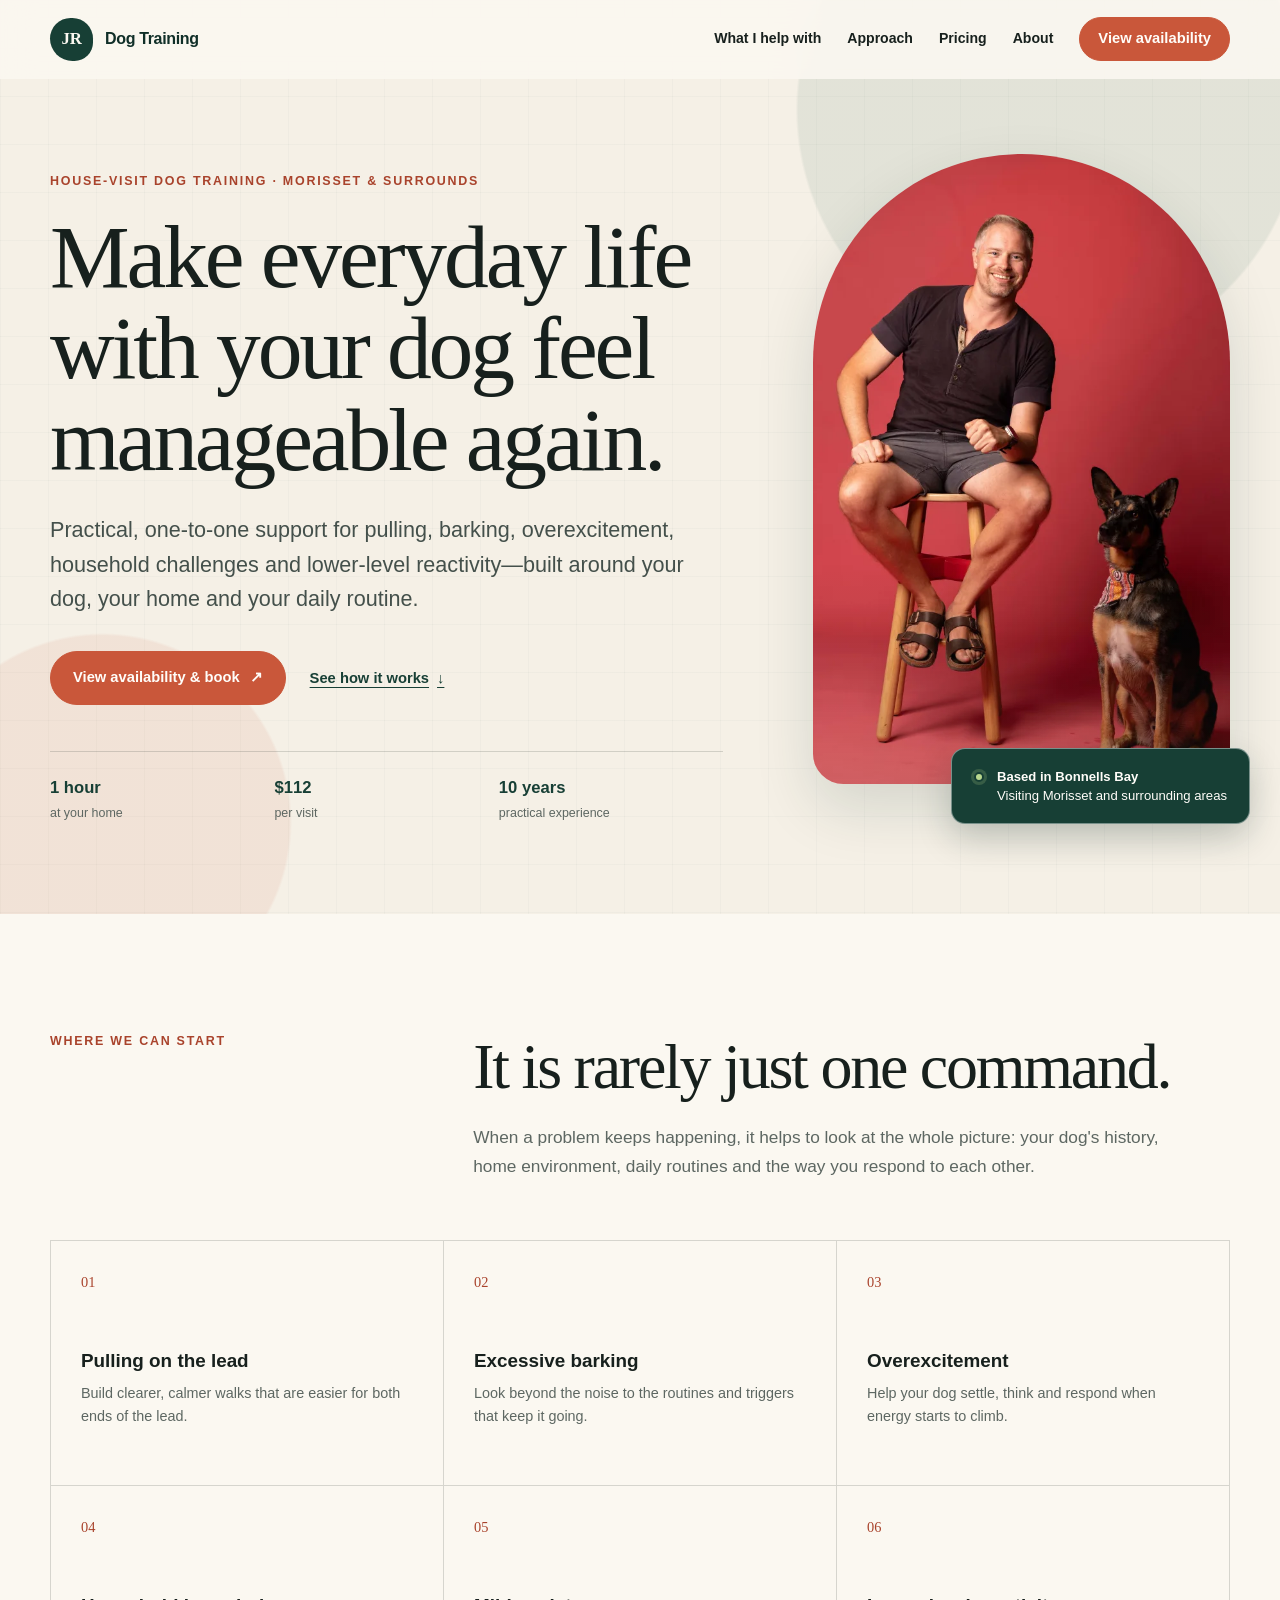
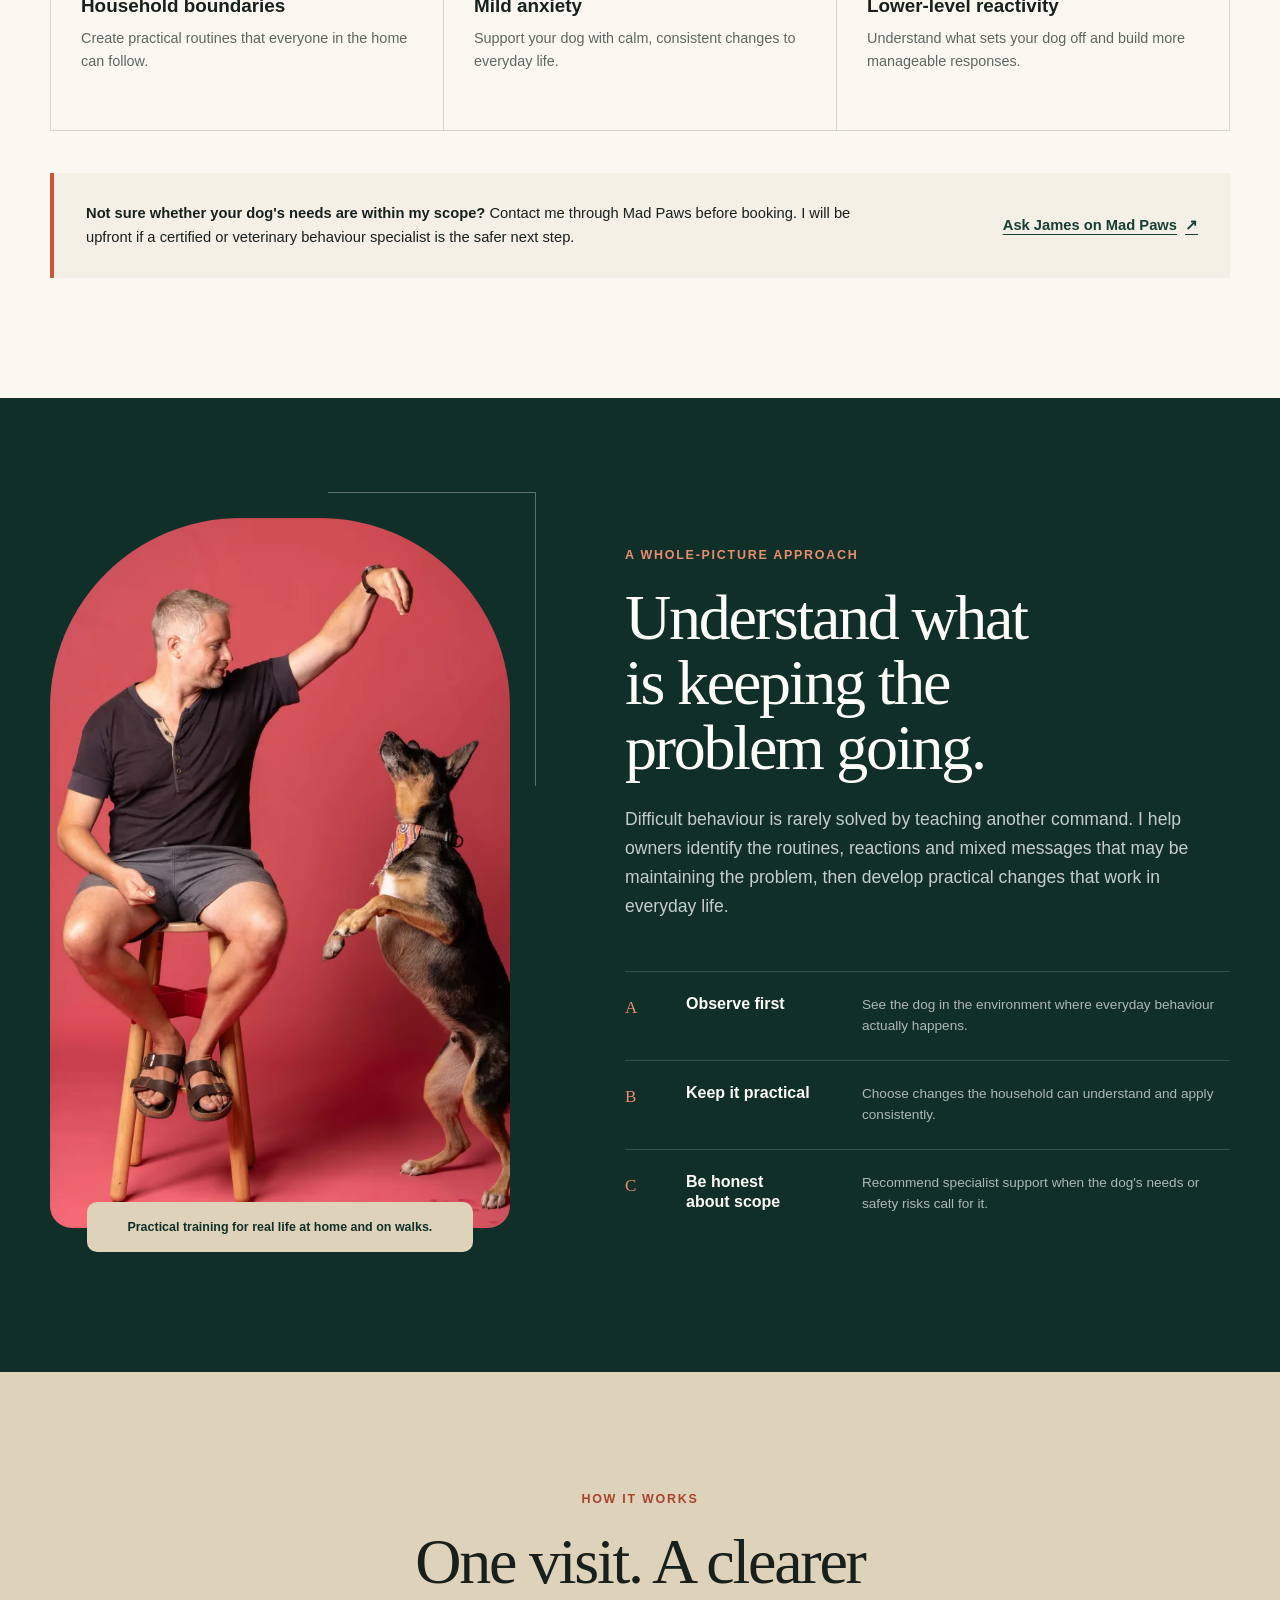
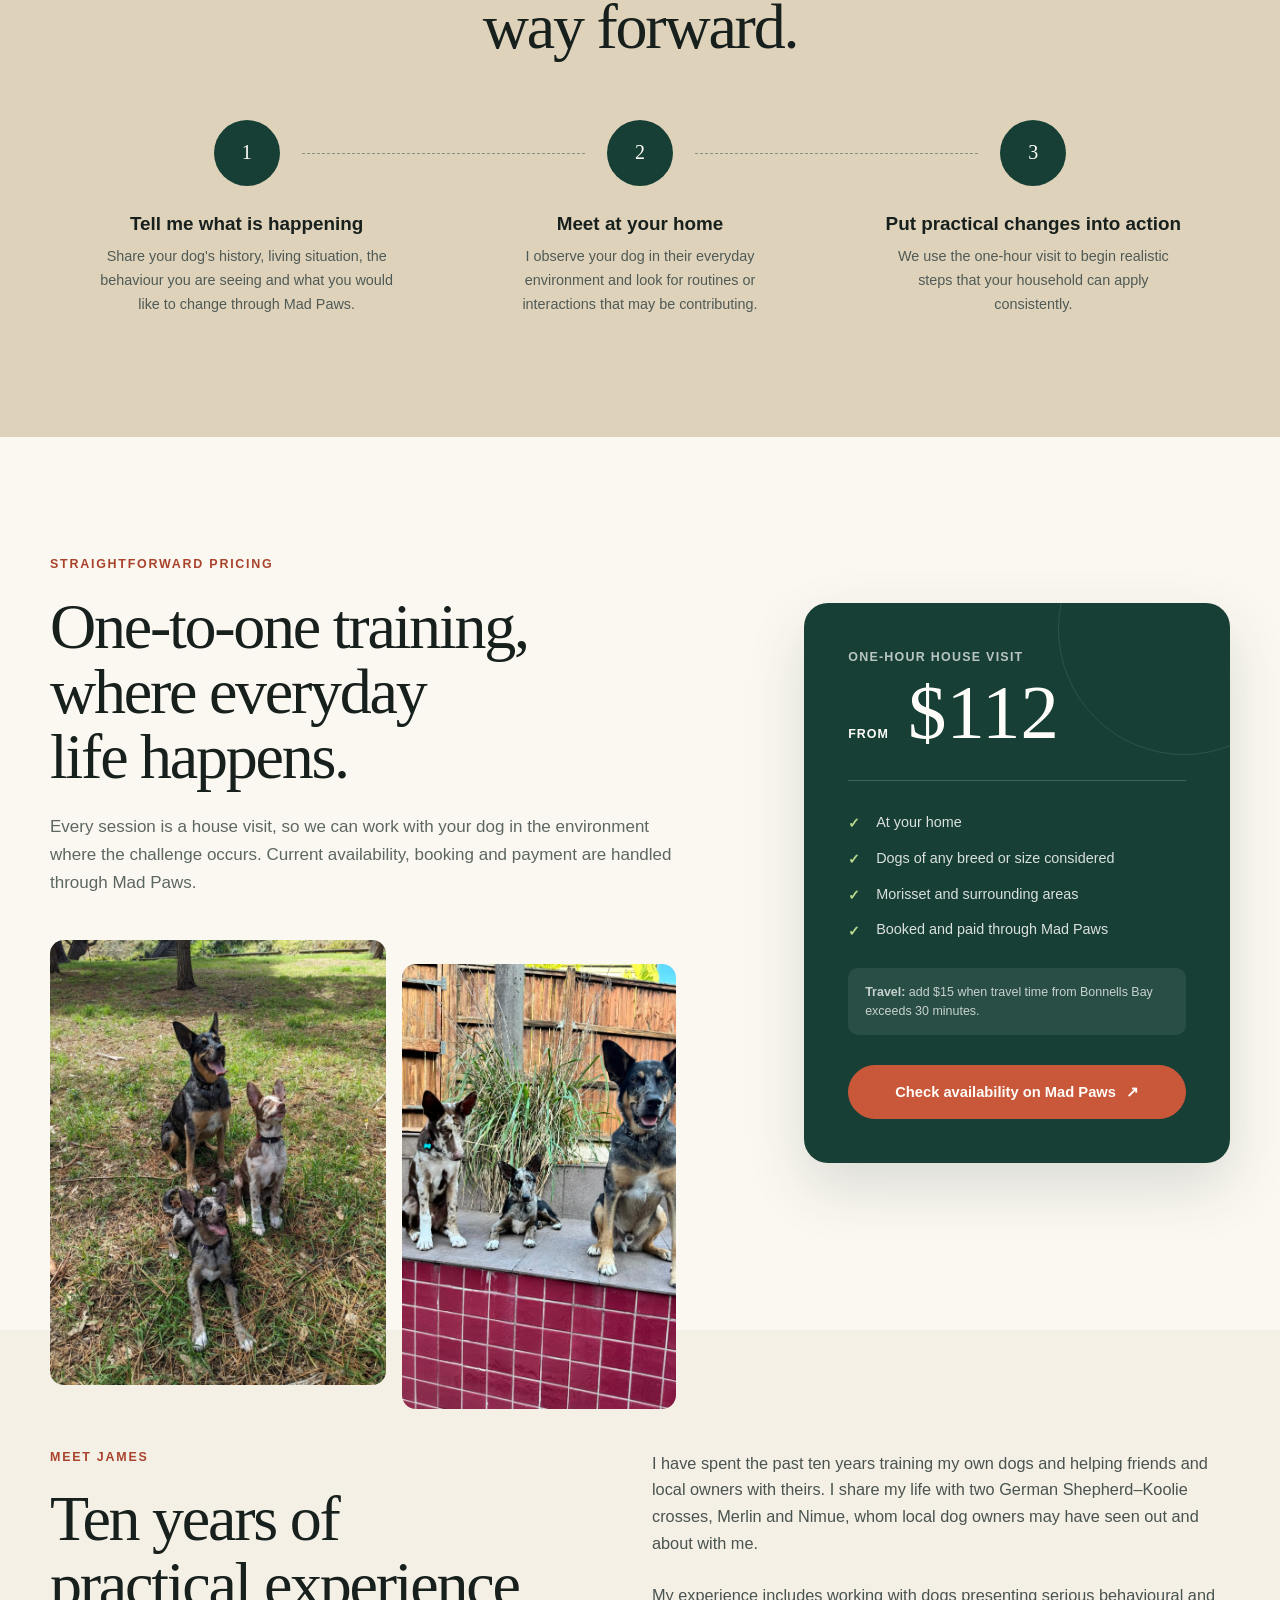
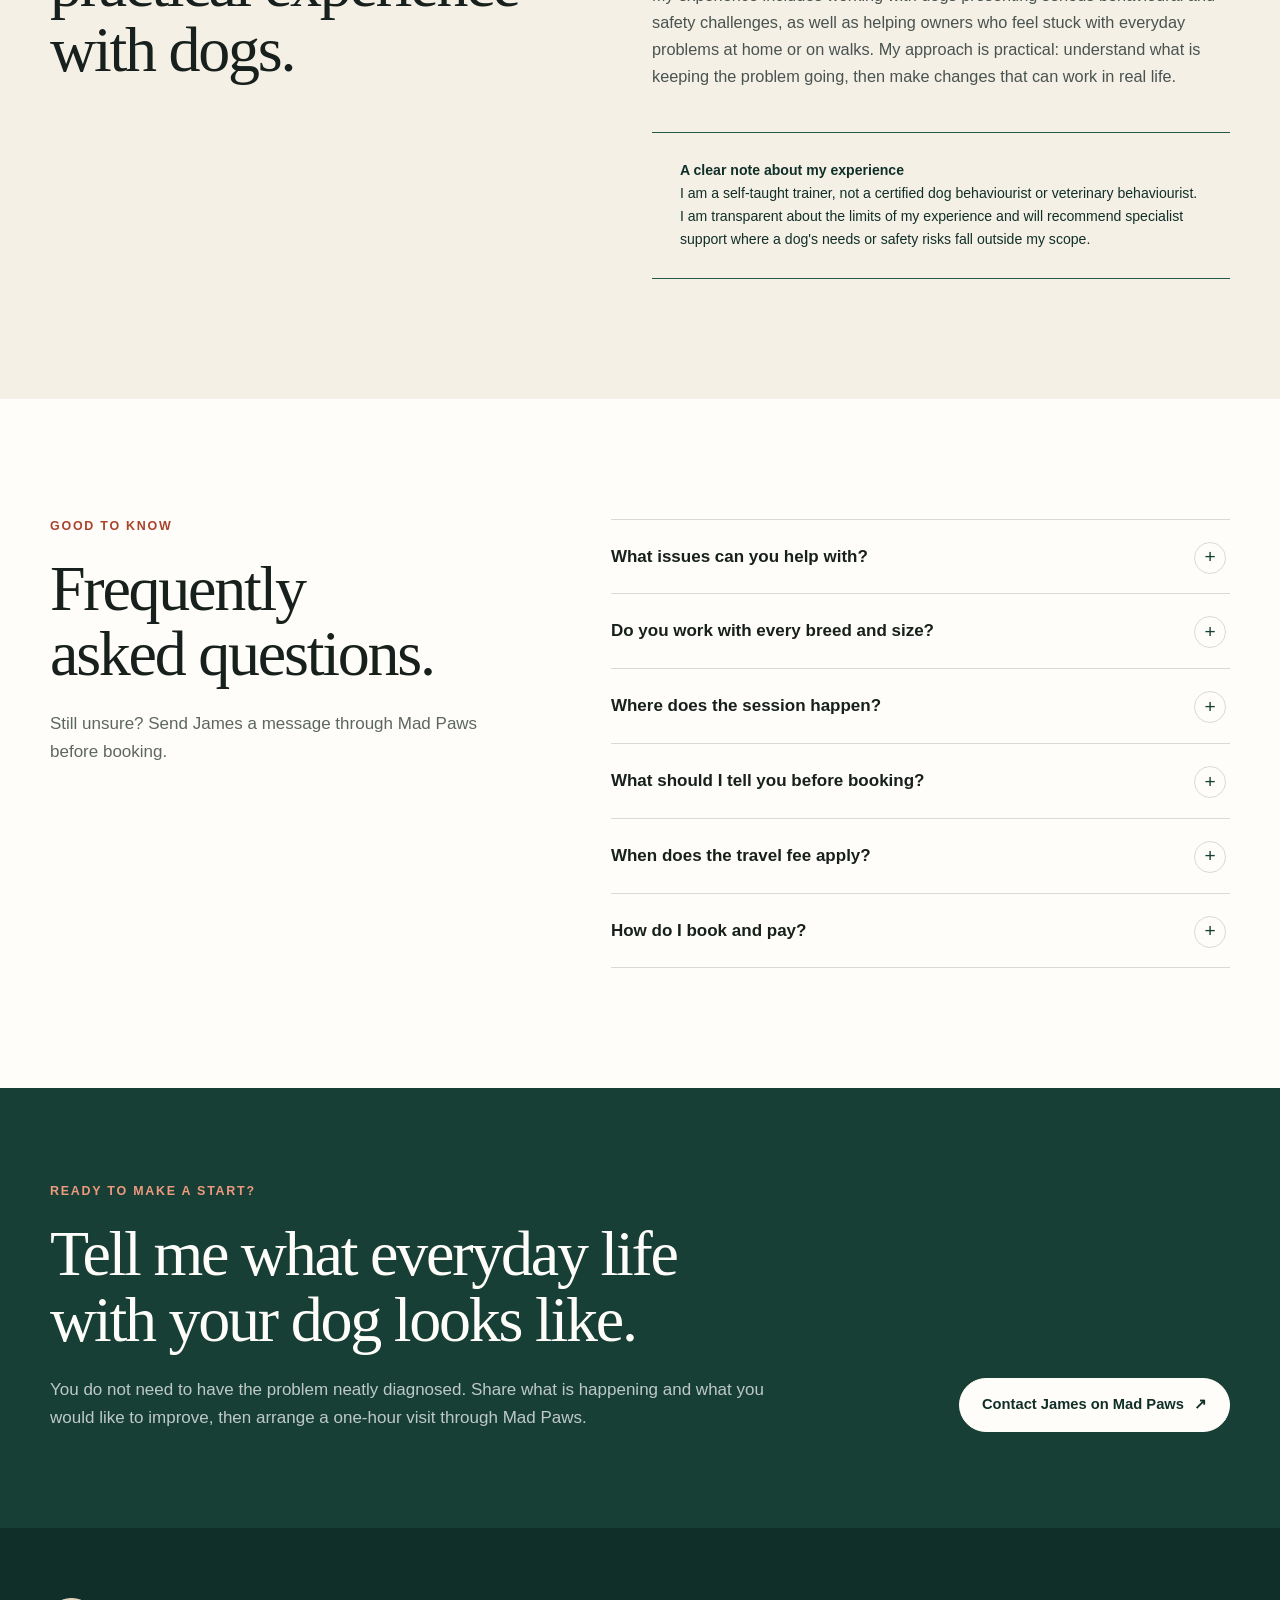
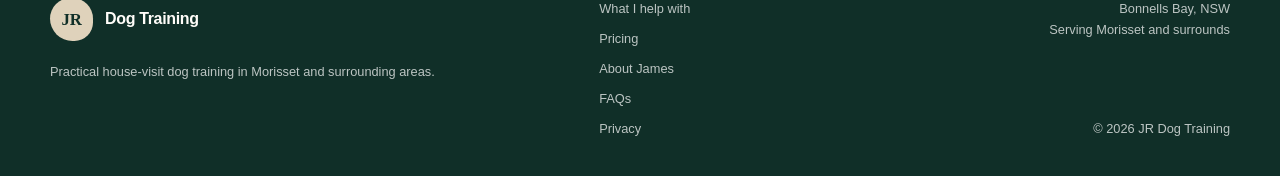
<file: index.html>
<!doctype html>
<html lang="en-AU">
  <head>
    <meta charset="utf-8" />
    <meta name="viewport" content="width=device-width, initial-scale=1" />
    <title>Dog Training in Morisset &amp; Surrounds | JR Dog Training</title>
    <meta
      name="description"
      content="One-hour dog-training house visits for leash pulling, barking, overexcitement, mild anxiety and lower-level reactivity in Morisset and surrounding areas."
    />
    <meta name="theme-color" content="#173f35" />
    <meta name="robots" content="index, follow" />
    <link rel="canonical" href="https://retiredjackaroo.github.io/jr-dog-training/" />
    <link rel="icon" href="assets/favicon.svg" type="image/svg+xml" />
    <link rel="stylesheet" href="styles.css" />

    <meta property="og:type" content="website" />
    <meta property="og:locale" content="en_AU" />
    <meta property="og:title" content="JR Dog Training | Morisset &amp; Surrounds" />
    <meta
      property="og:description"
      content="Practical, one-to-one dog training at your home—built around your dog, your household and real everyday life."
    />
    <meta property="og:url" content="https://retiredjackaroo.github.io/jr-dog-training/" />
    <meta
      property="og:image"
      content="https://retiredjackaroo.github.io/jr-dog-training/assets/images/james-and-dog.webp"
    />
    <meta property="og:image:alt" content="James from JR Dog Training seated beside a dog" />
  </head>
  <body>
    <a class="skip-link" href="#main">Skip to main content</a>

    <header class="site-header" data-header>
      <div class="shell header-inner">
        <a class="brand" href="#top" aria-label="JR Dog Training home">
          <span class="brand-mark" aria-hidden="true">JR</span>
          <span class="brand-name">Dog Training</span>
        </a>

        <button
          class="nav-toggle"
          type="button"
          aria-expanded="false"
          aria-controls="site-nav"
          data-nav-toggle
        >
          <span class="nav-toggle-label">Menu</span>
          <span class="nav-toggle-lines" aria-hidden="true"></span>
        </button>

        <nav class="site-nav" id="site-nav" aria-label="Primary navigation" data-nav>
          <a href="#help">What I help with</a>
          <a href="#approach">Approach</a>
          <a href="#pricing">Pricing</a>
          <a href="#about">About</a>
          <a class="button button-small" href="https://www.madpaws.com.au/petsitter/bonnells-bay-nsw/james-r-reactive-dog-dog-behaviour-training-free-first-consultation" target="_blank" rel="noopener noreferrer">
            View availability
          </a>
        </nav>
      </div>
    </header>

    <main id="main">
      <section class="hero" id="top">
        <div class="hero-texture" aria-hidden="true"></div>
        <div class="shell hero-grid">
          <div class="hero-copy">
            <p class="eyebrow">House-visit dog training · Morisset &amp; surrounds</p>
            <h1>Make everyday life with your dog feel manageable again.</h1>
            <p class="hero-lead">
              Practical, one-to-one support for pulling, barking, overexcitement,
              household challenges and lower-level reactivity—built around your
              dog, your home and your daily routine.
            </p>

            <div class="hero-actions">
              <a class="button" href="https://www.madpaws.com.au/petsitter/bonnells-bay-nsw/james-r-reactive-dog-dog-behaviour-training-free-first-consultation" target="_blank" rel="noopener noreferrer">
                View availability &amp; book
                <span aria-hidden="true">↗</span>
              </a>
              <a class="text-link" href="#process">See how it works <span aria-hidden="true">↓</span></a>
            </div>

            <ul class="hero-facts" aria-label="Service at a glance">
              <li><strong>1 hour</strong><span>at your home</span></li>
              <li><strong>$112</strong><span>per visit</span></li>
              <li><strong>10 years</strong><span>practical experience</span></li>
            </ul>
          </div>

          <div class="hero-visual">
            <div class="hero-photo-frame">
              <img
                src="assets/images/james-and-dog.webp"
                alt="James seated beside one of his dogs"
                width="653"
                height="980"
                fetchpriority="high"
              />
            </div>
            <div class="hero-note">
              <span class="note-dot" aria-hidden="true"></span>
              <p><strong>Based in Bonnells Bay</strong><br />Visiting Morisset and surrounding areas</p>
            </div>
          </div>
        </div>
      </section>

      <section class="section intro" id="help">
        <div class="shell">
          <div class="section-heading split-heading">
            <p class="eyebrow">Where we can start</p>
            <div>
              <h2>It is rarely just one command.</h2>
              <p>
                When a problem keeps happening, it helps to look at the whole picture:
                your dog's history, home environment, daily routines and the way you
                respond to each other.
              </p>
            </div>
          </div>

          <div class="issue-grid">
            <article class="issue-card">
              <span class="issue-number">01</span>
              <h3>Pulling on the lead</h3>
              <p>Build clearer, calmer walks that are easier for both ends of the lead.</p>
            </article>
            <article class="issue-card">
              <span class="issue-number">02</span>
              <h3>Excessive barking</h3>
              <p>Look beyond the noise to the routines and triggers that keep it going.</p>
            </article>
            <article class="issue-card">
              <span class="issue-number">03</span>
              <h3>Overexcitement</h3>
              <p>Help your dog settle, think and respond when energy starts to climb.</p>
            </article>
            <article class="issue-card">
              <span class="issue-number">04</span>
              <h3>Household boundaries</h3>
              <p>Create practical routines that everyone in the home can follow.</p>
            </article>
            <article class="issue-card">
              <span class="issue-number">05</span>
              <h3>Mild anxiety</h3>
              <p>Support your dog with calm, consistent changes to everyday life.</p>
            </article>
            <article class="issue-card">
              <span class="issue-number">06</span>
              <h3>Lower-level reactivity</h3>
              <p>Understand what sets your dog off and build more manageable responses.</p>
            </article>
          </div>

          <div class="scope-note">
            <p>
              <strong>Not sure whether your dog's needs are within my scope?</strong>
              Contact me through Mad Paws before booking. I will be upfront if a certified
              or veterinary behaviour specialist is the safer next step.
            </p>
            <a class="text-link" href="https://www.madpaws.com.au/petsitter/bonnells-bay-nsw/james-r-reactive-dog-dog-behaviour-training-free-first-consultation" target="_blank" rel="noopener noreferrer">
              Ask James on Mad Paws <span aria-hidden="true">↗</span>
            </a>
          </div>
        </div>
      </section>

      <section class="section approach" id="approach">
        <div class="shell approach-grid">
          <div class="approach-photo">
            <img
              src="assets/images/training-session.webp"
              alt="James using a reward while working with a dog"
              width="654"
              height="980"
              loading="lazy"
            />
            <div class="photo-caption">Practical training for real life at home and on walks.</div>
          </div>

          <div class="approach-copy">
            <p class="eyebrow">A whole-picture approach</p>
            <h2>Understand what is keeping the problem going.</h2>
            <p class="large-copy">
              Difficult behaviour is rarely solved by teaching another command. I help
              owners identify the routines, reactions and mixed messages that may be
              maintaining the problem, then develop practical changes that work in
              everyday life.
            </p>
            <div class="principles">
              <div>
                <span aria-hidden="true">A</span>
                <h3>Observe first</h3>
                <p>See the dog in the environment where everyday behaviour actually happens.</p>
              </div>
              <div>
                <span aria-hidden="true">B</span>
                <h3>Keep it practical</h3>
                <p>Choose changes the household can understand and apply consistently.</p>
              </div>
              <div>
                <span aria-hidden="true">C</span>
                <h3>Be honest about scope</h3>
                <p>Recommend specialist support when the dog's needs or safety risks call for it.</p>
              </div>
            </div>
          </div>
        </div>
      </section>

      <section class="section process" id="process">
        <div class="shell">
          <div class="section-heading centred-heading">
            <p class="eyebrow">How it works</p>
            <h2>One visit. A clearer way forward.</h2>
          </div>

          <ol class="process-list">
            <li>
              <span class="process-number">1</span>
              <div>
                <h3>Tell me what is happening</h3>
                <p>
                  Share your dog's history, living situation, the behaviour you are seeing
                  and what you would like to change through Mad Paws.
                </p>
              </div>
            </li>
            <li>
              <span class="process-number">2</span>
              <div>
                <h3>Meet at your home</h3>
                <p>
                  I observe your dog in their everyday environment and look for routines
                  or interactions that may be contributing.
                </p>
              </div>
            </li>
            <li>
              <span class="process-number">3</span>
              <div>
                <h3>Put practical changes into action</h3>
                <p>
                  We use the one-hour visit to begin realistic steps that your household
                  can apply consistently.
                </p>
              </div>
            </li>
          </ol>
        </div>
      </section>

      <section class="section pricing" id="pricing">
        <div class="shell pricing-grid">
          <div class="pricing-copy">
            <p class="eyebrow">Straightforward pricing</p>
            <h2>One-to-one training, where everyday life happens.</h2>
            <p>
              Every session is a house visit, so we can work with your dog in the
              environment where the challenge occurs. Current availability, booking and
              payment are handled through Mad Paws.
            </p>
            <div class="mini-gallery" aria-label="James's dogs">
              <img src="assets/images/dogs-park.jpg" alt="Three dogs sitting together in a park" width="738" height="980" loading="lazy" />
              <img src="assets/images/dogs-home.jpg" alt="Three dogs sitting together at home" width="735" height="980" loading="lazy" />
            </div>
          </div>

          <article class="price-card">
            <p class="price-label">One-hour house visit</p>
            <p class="price"><span>From</span> $112</p>
            <ul>
              <li>At your home</li>
              <li>Dogs of any breed or size considered</li>
              <li>Morisset and surrounding areas</li>
              <li>Booked and paid through Mad Paws</li>
            </ul>
            <p class="travel-note">
              <strong>Travel:</strong> add $15 when travel time from Bonnells Bay exceeds 30 minutes.
            </p>
            <a class="button button-wide" href="https://www.madpaws.com.au/petsitter/bonnells-bay-nsw/james-r-reactive-dog-dog-behaviour-training-free-first-consultation" target="_blank" rel="noopener noreferrer">
              Check availability on Mad Paws <span aria-hidden="true">↗</span>
            </a>
          </article>
        </div>
      </section>

      <section class="section about" id="about">
        <div class="shell about-grid">
          <div>
            <p class="eyebrow">Meet James</p>
            <h2>Ten years of practical experience with dogs.</h2>
          </div>
          <div class="about-copy">
            <p>
              I have spent the past ten years training my own dogs and helping friends
              and local owners with theirs. I share my life with two German Shepherd–Koolie
              crosses, Merlin and Nimue, whom local dog owners may have seen out and about
              with me.
            </p>
            <p>
              My experience includes working with dogs presenting serious behavioural and
              safety challenges, as well as helping owners who feel stuck with everyday
              problems at home or on walks. My approach is practical: understand what is
              keeping the problem going, then make changes that can work in real life.
            </p>
            <div class="honesty-card">
              <p>
                <strong>A clear note about my experience</strong><br />
                I am a self-taught trainer, not a certified dog behaviourist or veterinary
                behaviourist. I am transparent about the limits of my experience and will
                recommend specialist support where a dog's needs or safety risks fall outside
                my scope.
              </p>
            </div>
          </div>
        </div>
      </section>

      <section class="section faq" id="faq">
        <div class="shell faq-grid">
          <div class="faq-heading">
            <p class="eyebrow">Good to know</p>
            <h2>Frequently asked questions.</h2>
            <p>Still unsure? Send James a message through Mad Paws before booking.</p>
          </div>

          <div class="faq-list">
            <details>
              <summary>What issues can you help with?</summary>
              <p>
                Leash pulling, excessive barking, overexcitement, household boundaries,
                mild anxiety and lower-level reactive behaviour. Every dog is different,
                so message me first if you are unsure whether the problem is within scope.
              </p>
            </details>
            <details>
              <summary>Do you work with every breed and size?</summary>
              <p>
                I am happy to consider dogs of any breed or size. The dog's history,
                behaviour and any safety risks will determine whether I am the right person
                to help.
              </p>
            </details>
            <details>
              <summary>Where does the session happen?</summary>
              <p>
                All sessions are one-hour house visits. I come to you so we can see the dog
                in their everyday environment. I do not offer sessions at my home.
              </p>
            </details>
            <details>
              <summary>What should I tell you before booking?</summary>
              <p>
                Please share the behaviour you are seeing, what you would like to achieve,
                your dog's living situation and sleeping arrangements, other pets in the
                home, and relevant history such as age and adoption background.
              </p>
            </details>
            <details>
              <summary>When does the travel fee apply?</summary>
              <p>
                A $15 travel surcharge applies when the journey from Bonnells Bay to your
                home takes more than 30 minutes.
              </p>
            </details>
            <details>
              <summary>How do I book and pay?</summary>
              <p>
                Current availability, booking and payment are handled through Mad Paws.
                Use any booking button on this site to open James's profile.
              </p>
            </details>
          </div>
        </div>
      </section>

      <section class="final-cta">
        <div class="shell final-cta-inner">
          <div>
            <p class="eyebrow">Ready to make a start?</p>
            <h2>Tell me what everyday life with your dog looks like.</h2>
            <p>
              You do not need to have the problem neatly diagnosed. Share what is happening
              and what you would like to improve, then arrange a one-hour visit through Mad Paws.
            </p>
          </div>
          <a class="button button-light" href="https://www.madpaws.com.au/petsitter/bonnells-bay-nsw/james-r-reactive-dog-dog-behaviour-training-free-first-consultation" target="_blank" rel="noopener noreferrer">
            Contact James on Mad Paws <span aria-hidden="true">↗</span>
          </a>
        </div>
      </section>
    </main>

    <footer class="site-footer">
      <div class="shell footer-grid">
        <div>
          <a class="brand brand-footer" href="#top" aria-label="JR Dog Training home">
            <span class="brand-mark" aria-hidden="true">JR</span>
            <span class="brand-name">Dog Training</span>
          </a>
          <p>Practical house-visit dog training in Morisset and surrounding areas.</p>
        </div>
        <div class="footer-links">
          <a href="#help">What I help with</a>
          <a href="#pricing">Pricing</a>
          <a href="#about">About James</a>
          <a href="#faq">FAQs</a>
          <a href="privacy.html">Privacy</a>
        </div>
        <div class="footer-meta">
          <p>Bonnells Bay, NSW<br />Serving Morisset and surrounds</p>
          <p>&copy; <span data-year>2026</span> JR Dog Training</p>
        </div>
      </div>
    </footer>

    <script src="script.js"></script>
  </body>
</html>
</file>
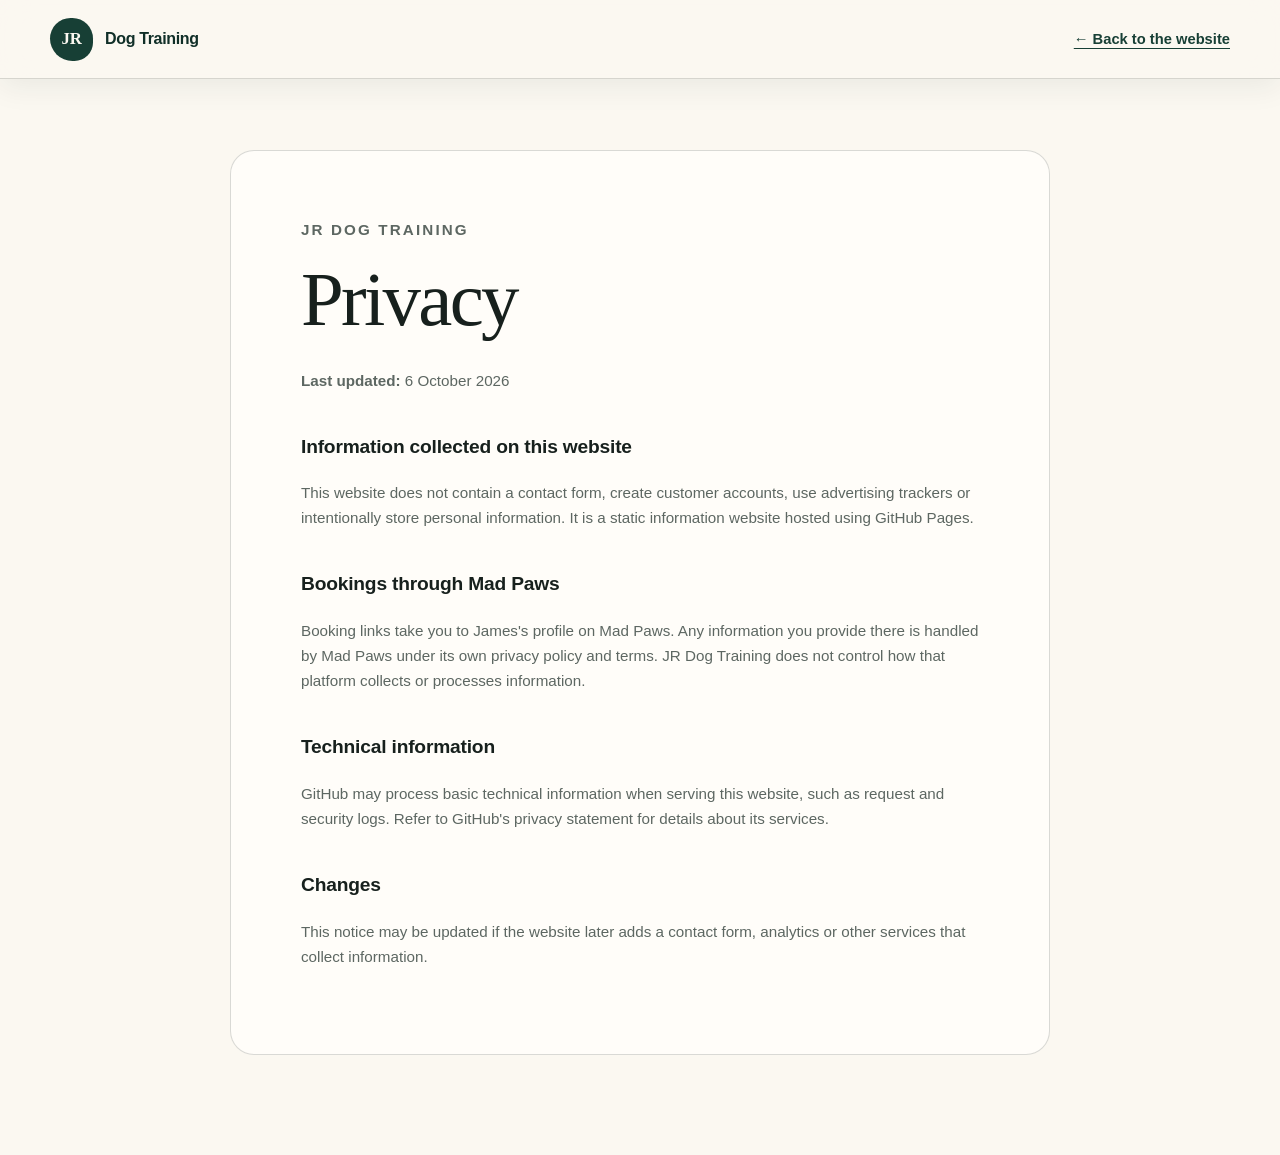
<file: privacy.html>
<!doctype html>
<html lang="en-AU">
  <head>
    <meta charset="utf-8" />
    <meta name="viewport" content="width=device-width, initial-scale=1" />
    <title>Privacy | JR Dog Training</title>
    <meta name="description" content="Privacy information for the JR Dog Training website." />
    <meta name="robots" content="noindex" />
    <link rel="icon" href="assets/favicon.svg" type="image/svg+xml" />
    <link rel="stylesheet" href="styles.css" />
  </head>
  <body>
    <a class="skip-link" href="#main">Skip to main content</a>
    <header class="site-header is-scrolled">
      <div class="shell header-inner">
        <a class="brand" href="index.html" aria-label="JR Dog Training home">
          <span class="brand-mark" aria-hidden="true">JR</span>
          <span class="brand-name">Dog Training</span>
        </a>
        <a class="text-link" href="index.html">← Back to the website</a>
      </div>
    </header>

    <main class="legal-page" id="main">
      <article class="shell legal-card">
        <p class="eyebrow">JR Dog Training</p>
        <h1>Privacy</h1>
        <p><strong>Last updated:</strong> 6 October 2026</p>

        <h2>Information collected on this website</h2>
        <p>
          This website does not contain a contact form, create customer accounts, use
          advertising trackers or intentionally store personal information. It is a static
          information website hosted using GitHub Pages.
        </p>

        <h2>Bookings through Mad Paws</h2>
        <p>
          Booking links take you to James's profile on Mad Paws. Any information you provide
          there is handled by Mad Paws under its own privacy policy and terms. JR Dog Training
          does not control how that platform collects or processes information.
        </p>

        <h2>Technical information</h2>
        <p>
          GitHub may process basic technical information when serving this website, such as
          request and security logs. Refer to GitHub's privacy statement for details about
          its services.
        </p>

        <h2>Changes</h2>
        <p>
          This notice may be updated if the website later adds a contact form, analytics or
          other services that collect information.
        </p>
      </article>
    </main>
  </body>
</html>
</file>
<file: styles.css>
:root {
  --ink: #17201d;
  --muted: #5d6762;
  --green-950: #102f28;
  --green-900: #173f35;
  --green-800: #24594a;
  --green-100: #dfeae2;
  --cream: #f5f0e6;
  --cream-2: #fbf8f1;
  --sand: #dfd2bb;
  --rust: #c9573a;
  --rust-dark: #a9432c;
  --white: #fffdf9;
  --line: rgba(23, 32, 29, 0.16);
  --shadow: 0 24px 60px rgba(16, 47, 40, 0.14);
  --radius-sm: 14px;
  --radius: 24px;
  --radius-lg: 38px;
  --shell: min(1180px, calc(100% - 40px));
  --serif: Georgia, "Times New Roman", serif;
  --sans: Inter, ui-sans-serif, -apple-system, BlinkMacSystemFont, "Segoe UI", sans-serif;
}

* {
  box-sizing: border-box;
}

html {
  scroll-behavior: smooth;
}

body {
  margin: 0;
  color: var(--ink);
  background: var(--cream-2);
  font-family: var(--sans);
  font-size: 17px;
  line-height: 1.65;
  -webkit-font-smoothing: antialiased;
}

body.nav-open {
  overflow: hidden;
}

img {
  display: block;
  max-width: 100%;
}

a {
  color: inherit;
}

p,
h1,
h2,
h3 {
  margin-top: 0;
}

h1,
h2,
h3 {
  text-wrap: balance;
}

h1,
h2 {
  font-family: var(--serif);
  font-weight: 500;
  line-height: 1.02;
  letter-spacing: -0.035em;
}

h1 {
  max-width: 790px;
  margin-bottom: 28px;
  font-size: clamp(3.55rem, 7vw, 6.75rem);
}

h2 {
  margin-bottom: 24px;
  font-size: clamp(2.6rem, 5vw, 4.5rem);
}

h3 {
  margin-bottom: 10px;
  font-size: 1.18rem;
  line-height: 1.25;
}

.shell {
  width: var(--shell);
  margin-inline: auto;
}

.section {
  padding: 120px 0;
}

.skip-link {
  position: fixed;
  z-index: 1000;
  top: 12px;
  left: 12px;
  padding: 10px 16px;
  border-radius: 8px;
  color: var(--white);
  background: var(--green-950);
  transform: translateY(-180%);
  transition: transform 150ms ease;
}

.skip-link:focus {
  transform: translateY(0);
}

.eyebrow {
  margin-bottom: 22px;
  color: var(--rust-dark);
  font-size: 0.78rem;
  font-weight: 800;
  letter-spacing: 0.14em;
  line-height: 1.2;
  text-transform: uppercase;
}

.button {
  display: inline-flex;
  min-height: 54px;
  align-items: center;
  justify-content: center;
  gap: 10px;
  padding: 14px 22px;
  border: 1px solid var(--rust);
  border-radius: 999px;
  color: var(--white);
  background: var(--rust);
  font-size: 0.92rem;
  font-weight: 800;
  line-height: 1.2;
  text-align: center;
  text-decoration: none;
  transition: background 160ms ease, border-color 160ms ease, transform 160ms ease;
}

.button:hover {
  border-color: var(--rust-dark);
  background: var(--rust-dark);
  transform: translateY(-2px);
}

.button:focus-visible,
.text-link:focus-visible,
.site-nav a:focus-visible,
.brand:focus-visible,
summary:focus-visible,
.nav-toggle:focus-visible {
  outline: 3px solid #ed9a65;
  outline-offset: 4px;
}

.button-small {
  min-height: 44px;
  padding: 11px 18px;
}

.button-wide {
  width: 100%;
}

.button-light {
  border-color: var(--white);
  color: var(--green-950);
  background: var(--white);
}

.button-light:hover {
  border-color: var(--sand);
  background: var(--sand);
}

.text-link {
  display: inline-flex;
  align-items: center;
  gap: 8px;
  color: var(--green-900);
  font-size: 0.92rem;
  font-weight: 800;
  text-underline-offset: 4px;
}

.site-header {
  position: fixed;
  z-index: 100;
  top: 0;
  right: 0;
  left: 0;
  border-bottom: 1px solid transparent;
  background: rgba(251, 248, 241, 0.88);
  backdrop-filter: blur(16px);
  transition: border-color 160ms ease, box-shadow 160ms ease;
}

.site-header.is-scrolled {
  border-color: var(--line);
  box-shadow: 0 8px 30px rgba(16, 47, 40, 0.07);
}

.header-inner {
  display: flex;
  min-height: 78px;
  align-items: center;
  justify-content: space-between;
  gap: 30px;
}

.brand {
  display: inline-flex;
  align-items: center;
  gap: 12px;
  color: var(--green-950);
  font-weight: 900;
  letter-spacing: -0.02em;
  text-decoration: none;
}

.brand-mark {
  display: inline-grid;
  width: 43px;
  height: 43px;
  place-items: center;
  border-radius: 50% 50% 45% 55%;
  color: var(--cream-2);
  background: var(--green-900);
  font-family: var(--serif);
  font-size: 1.05rem;
  font-weight: 700;
}

.brand-name {
  font-size: 1rem;
}

.site-nav {
  display: flex;
  align-items: center;
  gap: 26px;
}

.site-nav > a:not(.button) {
  font-size: 0.88rem;
  font-weight: 750;
  text-decoration: none;
}

.site-nav > a:not(.button):hover {
  color: var(--rust-dark);
}

.nav-toggle {
  display: none;
  min-width: 48px;
  min-height: 44px;
  align-items: center;
  gap: 9px;
  border: 0;
  color: var(--green-950);
  background: transparent;
  font: inherit;
  font-size: 0.82rem;
  font-weight: 800;
  cursor: pointer;
}

.nav-toggle-lines,
.nav-toggle-lines::before,
.nav-toggle-lines::after {
  display: block;
  width: 20px;
  height: 2px;
  background: currentColor;
  transition: transform 160ms ease, opacity 160ms ease;
}

.nav-toggle-lines {
  position: relative;
}

.nav-toggle-lines::before,
.nav-toggle-lines::after {
  position: absolute;
  left: 0;
  content: "";
}

.nav-toggle-lines::before {
  top: -6px;
}

.nav-toggle-lines::after {
  top: 6px;
}

.nav-toggle[aria-expanded="true"] .nav-toggle-lines {
  background: transparent;
}

.nav-toggle[aria-expanded="true"] .nav-toggle-lines::before {
  top: 0;
  transform: rotate(45deg);
}

.nav-toggle[aria-expanded="true"] .nav-toggle-lines::after {
  top: 0;
  transform: rotate(-45deg);
}

.hero {
  position: relative;
  min-height: 880px;
  overflow: hidden;
  padding: 154px 0 90px;
  background: var(--cream);
}

.hero-texture {
  position: absolute;
  inset: 0;
  opacity: 0.72;
  background:
    radial-gradient(circle at 8% 90%, rgba(201, 87, 58, 0.13) 0 13%, transparent 13.2%),
    radial-gradient(circle at 82% 12%, rgba(36, 89, 74, 0.12) 0 19%, transparent 19.2%),
    linear-gradient(rgba(23, 63, 53, 0.035) 1px, transparent 1px),
    linear-gradient(90deg, rgba(23, 63, 53, 0.035) 1px, transparent 1px);
  background-size: auto, auto, 48px 48px, 48px 48px;
}

.hero-grid {
  position: relative;
  display: grid;
  align-items: center;
  grid-template-columns: minmax(0, 1.13fr) minmax(360px, 0.7fr);
  gap: clamp(50px, 7vw, 110px);
}

.hero-copy {
  padding-top: 20px;
}

.hero-lead {
  max-width: 700px;
  margin-bottom: 34px;
  color: #44504b;
  font-size: clamp(1.14rem, 2vw, 1.35rem);
  line-height: 1.6;
}

.hero-actions {
  display: flex;
  flex-wrap: wrap;
  align-items: center;
  gap: 24px;
  margin-bottom: 46px;
}

.hero-facts {
  display: grid;
  max-width: 690px;
  margin: 0;
  padding: 22px 0 0;
  border-top: 1px solid var(--line);
  grid-template-columns: repeat(3, 1fr);
  list-style: none;
}

.hero-facts li {
  display: grid;
  gap: 2px;
  padding-right: 24px;
}

.hero-facts strong {
  color: var(--green-900);
  font-size: 1.04rem;
}

.hero-facts span {
  color: var(--muted);
  font-size: 0.78rem;
}

.hero-visual {
  position: relative;
  align-self: stretch;
  min-height: 650px;
}

.hero-photo-frame {
  position: absolute;
  inset: 0 0 40px;
  overflow: hidden;
  border-radius: 220px 220px 32px 32px;
  box-shadow: var(--shadow);
}

.hero-photo-frame::after {
  position: absolute;
  inset: 0;
  background: linear-gradient(to top, rgba(16, 47, 40, 0.18), transparent 35%);
  content: "";
}

.hero-photo-frame img {
  width: 100%;
  height: 100%;
  object-fit: cover;
  object-position: 50% 36%;
}

.hero-note {
  position: absolute;
  right: -20px;
  bottom: 0;
  display: flex;
  max-width: 310px;
  align-items: flex-start;
  gap: 13px;
  padding: 18px 22px;
  border: 1px solid rgba(255, 255, 255, 0.42);
  border-radius: var(--radius-sm);
  color: var(--white);
  background: var(--green-900);
  box-shadow: 0 14px 34px rgba(16, 47, 40, 0.22);
}

.hero-note p {
  margin: 0;
  font-size: 0.82rem;
  line-height: 1.45;
}

.note-dot {
  width: 10px;
  height: 10px;
  flex: 0 0 auto;
  margin-top: 5px;
  border: 2px solid var(--green-900);
  border-radius: 50%;
  background: #b9d78e;
  box-shadow: 0 0 0 3px rgba(185, 215, 142, 0.2);
}

.intro {
  background: var(--cream-2);
}

.section-heading {
  margin-bottom: 60px;
}

.split-heading {
  display: grid;
  align-items: start;
  grid-template-columns: 0.48fr 1fr;
  gap: 60px;
}

.split-heading h2 {
  max-width: 760px;
}

.split-heading > div > p {
  max-width: 700px;
  margin-bottom: 0;
  color: var(--muted);
  font-size: 1.08rem;
}

.issue-grid {
  display: grid;
  border-top: 1px solid var(--line);
  border-left: 1px solid var(--line);
  grid-template-columns: repeat(3, 1fr);
}

.issue-card {
  min-height: 245px;
  padding: 30px;
  border-right: 1px solid var(--line);
  border-bottom: 1px solid var(--line);
  transition: color 180ms ease, background 180ms ease;
}

.issue-card:hover {
  color: var(--white);
  background: var(--green-900);
}

.issue-card:hover p,
.issue-card:hover .issue-number {
  color: rgba(255, 255, 255, 0.76);
}

.issue-number {
  display: block;
  margin-bottom: 54px;
  color: var(--rust-dark);
  font-family: var(--serif);
  font-size: 0.9rem;
}

.issue-card p {
  margin: 0;
  color: var(--muted);
  font-size: 0.9rem;
  line-height: 1.55;
}

.scope-note {
  display: flex;
  align-items: center;
  justify-content: space-between;
  gap: 40px;
  margin-top: 42px;
  padding: 28px 32px;
  border-left: 4px solid var(--rust);
  background: var(--cream);
}

.scope-note p {
  max-width: 790px;
  margin: 0;
  font-size: 0.92rem;
}

.approach {
  color: var(--white);
  background: var(--green-950);
}

.approach-grid {
  display: grid;
  align-items: center;
  grid-template-columns: minmax(350px, 0.76fr) minmax(0, 1fr);
  gap: clamp(60px, 9vw, 130px);
}

.approach-photo {
  position: relative;
}

.approach-photo::before {
  position: absolute;
  z-index: 0;
  top: -26px;
  right: -26px;
  width: 45%;
  height: 40%;
  border-top: 1px solid rgba(255, 255, 255, 0.32);
  border-right: 1px solid rgba(255, 255, 255, 0.32);
  content: "";
}

.approach-photo img {
  position: relative;
  z-index: 1;
  width: 100%;
  max-height: 710px;
  border-radius: 190px 190px 22px 22px;
  object-fit: cover;
  object-position: 50% 36%;
}

.photo-caption {
  position: relative;
  z-index: 2;
  width: 84%;
  margin: -26px auto 0;
  padding: 15px 20px;
  border-radius: 10px;
  color: var(--green-950);
  background: var(--sand);
  font-size: 0.78rem;
  font-weight: 750;
  text-align: center;
}

.approach .eyebrow {
  color: #e98d71;
}

.large-copy {
  max-width: 700px;
  margin-bottom: 50px;
  color: rgba(255, 255, 255, 0.76);
  font-size: 1.1rem;
}

.principles {
  display: grid;
  gap: 24px;
}

.principles > div {
  display: grid;
  padding-top: 22px;
  border-top: 1px solid rgba(255, 255, 255, 0.16);
  grid-template-columns: 45px 160px 1fr;
  gap: 16px;
}

.principles span {
  color: #e98d71;
  font-family: var(--serif);
}

.principles h3 {
  font-size: 1rem;
}

.principles p {
  margin: 0;
  color: rgba(255, 255, 255, 0.66);
  font-size: 0.85rem;
  line-height: 1.55;
}

.process {
  background: var(--sand);
}

.centred-heading {
  max-width: 760px;
  margin-inline: auto;
  text-align: center;
}

.process-list {
  display: grid;
  margin: 0;
  padding: 0;
  grid-template-columns: repeat(3, 1fr);
  list-style: none;
}

.process-list li {
  position: relative;
  padding: 0 46px;
  text-align: center;
}

.process-list li + li::before {
  position: absolute;
  top: 33px;
  left: -36%;
  width: 72%;
  border-top: 1px dashed rgba(23, 63, 53, 0.44);
  content: "";
}

.process-number {
  position: relative;
  z-index: 1;
  display: grid;
  width: 66px;
  height: 66px;
  margin: 0 auto 26px;
  place-items: center;
  border: 1px solid rgba(23, 63, 53, 0.28);
  border-radius: 50%;
  color: var(--white);
  background: var(--green-900);
  font-family: var(--serif);
  font-size: 1.25rem;
}

.process-list p {
  margin-bottom: 0;
  color: #4f5a55;
  font-size: 0.9rem;
}

.pricing {
  background: var(--cream-2);
}

.pricing-grid {
  display: grid;
  align-items: center;
  grid-template-columns: minmax(0, 1fr) minmax(390px, 0.68fr);
  gap: clamp(60px, 10vw, 150px);
}

.pricing-copy > p:not(.eyebrow) {
  max-width: 660px;
  color: var(--muted);
}

.mini-gallery {
  display: grid;
  height: 270px;
  margin-top: 42px;
  grid-template-columns: 1.1fr 0.9fr;
  gap: 16px;
}

.mini-gallery img {
  width: 100%;
  height: 100%;
  border-radius: var(--radius-sm);
  object-fit: cover;
  object-position: 50% 42%;
}

.mini-gallery img + img {
  margin-top: 24px;
}

.price-card {
  position: relative;
  overflow: hidden;
  padding: 44px;
  border-radius: var(--radius);
  color: var(--white);
  background: var(--green-900);
  box-shadow: var(--shadow);
}

.price-card::before {
  position: absolute;
  top: -100px;
  right: -80px;
  width: 250px;
  height: 250px;
  border: 1px solid rgba(255, 255, 255, 0.1);
  border-radius: 50%;
  content: "";
}

.price-label {
  margin-bottom: 8px;
  color: rgba(255, 255, 255, 0.7);
  font-size: 0.78rem;
  font-weight: 800;
  letter-spacing: 0.1em;
  text-transform: uppercase;
}

.price {
  margin-bottom: 30px;
  padding-bottom: 28px;
  border-bottom: 1px solid rgba(255, 255, 255, 0.18);
  font-family: var(--serif);
  font-size: clamp(3.4rem, 6vw, 5.1rem);
  line-height: 1;
}

.price span {
  font-family: var(--sans);
  font-size: 0.78rem;
  font-weight: 700;
  letter-spacing: 0.08em;
  text-transform: uppercase;
}

.price-card ul {
  display: grid;
  gap: 12px;
  margin: 0 0 26px;
  padding: 0;
  list-style: none;
}

.price-card li {
  position: relative;
  padding-left: 28px;
  color: rgba(255, 255, 255, 0.84);
  font-size: 0.9rem;
}

.price-card li::before {
  position: absolute;
  top: 0.1em;
  left: 0;
  color: #b9d78e;
  content: "✓";
  font-weight: 900;
}

.travel-note {
  margin: 0 0 30px;
  padding: 15px 17px;
  border-radius: 10px;
  color: rgba(255, 255, 255, 0.74);
  background: rgba(255, 255, 255, 0.08);
  font-size: 0.78rem;
  line-height: 1.5;
}

.about {
  background: var(--cream);
}

.about-grid {
  display: grid;
  grid-template-columns: 0.82fr 1fr;
  gap: clamp(60px, 10vw, 150px);
}

.about-copy > p {
  margin-bottom: 25px;
  color: #49534f;
  font-size: 1.02rem;
}

.honesty-card {
  margin-top: 42px;
  padding: 26px 28px;
  border-top: 1px solid var(--green-800);
  border-bottom: 1px solid var(--green-800);
}

.honesty-card p {
  margin: 0;
  color: var(--green-950);
  font-size: 0.88rem;
}

.faq {
  background: var(--white);
}

.faq-grid {
  display: grid;
  align-items: start;
  grid-template-columns: 0.72fr 1fr;
  gap: clamp(60px, 9vw, 130px);
}

.faq-heading {
  position: sticky;
  top: 118px;
}

.faq-heading > p:not(.eyebrow) {
  max-width: 430px;
  color: var(--muted);
}

.faq-list {
  border-top: 1px solid var(--line);
}

.faq-list details {
  border-bottom: 1px solid var(--line);
}

.faq-list summary {
  position: relative;
  padding: 25px 50px 25px 0;
  font-weight: 800;
  line-height: 1.4;
  list-style: none;
  cursor: pointer;
}

.faq-list summary::-webkit-details-marker {
  display: none;
}

.faq-list summary::after {
  position: absolute;
  top: 22px;
  right: 4px;
  display: grid;
  width: 30px;
  height: 30px;
  place-items: center;
  border: 1px solid var(--line);
  border-radius: 50%;
  color: var(--green-900);
  content: "+";
  font-size: 1.2rem;
  font-weight: 400;
}

.faq-list details[open] summary::after {
  content: "−";
}

.faq-list details p {
  max-width: 700px;
  margin: -4px 50px 26px 0;
  color: var(--muted);
  font-size: 0.92rem;
}

.final-cta {
  padding: 96px 0;
  color: var(--white);
  background: var(--green-900);
}

.final-cta .eyebrow {
  color: #ed9a7e;
}

.final-cta-inner {
  display: grid;
  align-items: end;
  grid-template-columns: 1fr auto;
  gap: 70px;
}

.final-cta h2 {
  max-width: 850px;
  font-size: clamp(2.8rem, 5vw, 5rem);
}

.final-cta p:not(.eyebrow) {
  max-width: 720px;
  margin: 0;
  color: rgba(255, 255, 255, 0.72);
}

.site-footer {
  padding: 70px 0 36px;
  color: rgba(255, 255, 255, 0.72);
  background: var(--green-950);
}

.footer-grid {
  display: grid;
  grid-template-columns: 1.2fr 0.7fr 0.7fr;
  gap: 60px;
}

.brand-footer {
  margin-bottom: 20px;
  color: var(--white);
}

.brand-footer .brand-mark {
  color: var(--green-950);
  background: var(--sand);
}

.footer-grid p {
  max-width: 430px;
  margin-bottom: 0;
  font-size: 0.8rem;
}

.footer-links {
  display: grid;
  align-content: start;
  gap: 9px;
}

.footer-links a {
  font-size: 0.8rem;
  text-decoration: none;
}

.footer-links a:hover {
  color: var(--white);
}

.footer-meta {
  display: grid;
  align-content: space-between;
  justify-items: end;
  text-align: right;
}

.legal-page {
  min-height: 100vh;
  padding: 150px 0 100px;
  background: var(--cream-2);
}

.legal-card {
  max-width: 820px;
  margin: 0 auto;
  padding: clamp(28px, 6vw, 70px);
  border: 1px solid var(--line);
  border-radius: var(--radius);
  background: var(--white);
}

.legal-card h1 {
  font-size: clamp(3rem, 6vw, 5.2rem);
}

.legal-card h2 {
  margin-top: 44px;
  font-family: var(--sans);
  font-size: 1.2rem;
  font-weight: 800;
  letter-spacing: -0.01em;
}

.legal-card p,
.legal-card li {
  color: var(--muted);
  font-size: 0.95rem;
}

@media (max-width: 980px) {
  :root {
    --shell: min(100% - 32px, 760px);
  }

  .section {
    padding: 90px 0;
  }

  .nav-toggle {
    display: inline-flex;
  }

  .site-nav {
    position: fixed;
    z-index: -1;
    top: 78px;
    right: 0;
    left: 0;
    display: grid;
    max-height: calc(100vh - 78px);
    gap: 0;
    padding: 24px 20px 34px;
    overflow-y: auto;
    border-bottom: 1px solid var(--line);
    background: var(--cream-2);
    box-shadow: 0 22px 40px rgba(16, 47, 40, 0.12);
    opacity: 0;
    pointer-events: none;
    transform: translateY(-12px);
    visibility: hidden;
    transition: opacity 160ms ease, transform 160ms ease, visibility 160ms ease;
  }

  .site-nav.is-open {
    opacity: 1;
    pointer-events: auto;
    transform: translateY(0);
    visibility: visible;
  }

  .site-nav > a:not(.button) {
    padding: 15px 5px;
    border-bottom: 1px solid var(--line);
    font-size: 1rem;
  }

  .site-nav .button {
    margin-top: 22px;
  }

  .hero {
    padding-top: 130px;
  }

  .hero-grid,
  .approach-grid,
  .pricing-grid,
  .about-grid,
  .faq-grid {
    grid-template-columns: 1fr;
  }

  .hero-visual {
    width: min(100%, 570px);
    min-height: 680px;
    margin: 10px auto 0;
  }

  .split-heading {
    grid-template-columns: 1fr;
    gap: 12px;
  }

  .issue-grid {
    grid-template-columns: repeat(2, 1fr);
  }

  .approach-photo {
    width: min(100%, 560px);
    margin: 0 auto;
  }

  .principles > div {
    grid-template-columns: 42px 150px 1fr;
  }

  .process-list li {
    padding: 0 22px;
  }

  .process-list li + li::before {
    left: -32%;
    width: 64%;
  }

  .pricing-grid {
    gap: 80px;
  }

  .price-card {
    width: min(100%, 590px);
    margin: 0 auto;
  }

  .faq-heading {
    position: static;
  }

  .final-cta-inner {
    align-items: start;
    grid-template-columns: 1fr;
    gap: 35px;
  }

  .footer-grid {
    grid-template-columns: 1fr 1fr;
  }

  .footer-meta {
    align-items: end;
    grid-column: 1 / -1;
    grid-template-columns: 1fr 1fr;
    justify-items: start;
    text-align: left;
  }

  .footer-meta p:last-child {
    justify-self: end;
  }
}

@media (max-width: 680px) {
  :root {
    --shell: min(100% - 24px, 520px);
  }

  body {
    font-size: 16px;
  }

  h1 {
    font-size: clamp(3.15rem, 15vw, 5rem);
  }

  h2 {
    font-size: clamp(2.45rem, 12vw, 3.8rem);
  }

  .section {
    padding: 74px 0;
  }

  .brand-name {
    display: none;
  }

  .hero {
    min-height: auto;
    padding-bottom: 70px;
  }

  .hero-lead {
    font-size: 1.05rem;
  }

  .hero-actions {
    align-items: stretch;
    flex-direction: column;
    gap: 18px;
  }

  .hero-actions .button {
    width: 100%;
  }

  .hero-actions .text-link {
    justify-content: center;
  }

  .hero-facts {
    gap: 14px;
  }

  .hero-facts li {
    padding-right: 0;
  }

  .hero-visual {
    min-height: 540px;
  }

  .hero-photo-frame {
    right: 8px;
    left: 8px;
    border-radius: 160px 160px 24px 24px;
  }

  .hero-note {
    right: 0;
    left: 18px;
    max-width: calc(100% - 18px);
  }

  .issue-grid {
    grid-template-columns: 1fr;
  }

  .issue-card {
    min-height: 200px;
  }

  .issue-number {
    margin-bottom: 30px;
  }

  .scope-note {
    align-items: flex-start;
    flex-direction: column;
    gap: 20px;
    padding: 24px;
  }

  .approach-grid {
    gap: 65px;
  }

  .approach-photo::before {
    display: none;
  }

  .principles > div {
    grid-template-columns: 36px 1fr;
  }

  .principles p {
    grid-column: 2;
  }

  .process-list {
    gap: 0;
    grid-template-columns: 1fr;
  }

  .process-list li {
    display: grid;
    padding: 28px 0;
    text-align: left;
    grid-template-columns: 60px 1fr;
    gap: 18px;
  }

  .process-list li + li {
    border-top: 1px solid rgba(23, 63, 53, 0.18);
  }

  .process-list li + li::before {
    display: none;
  }

  .process-number {
    width: 50px;
    height: 50px;
    margin: 0;
  }

  .mini-gallery {
    height: 220px;
  }

  .price-card {
    padding: 32px 24px;
  }

  .about-grid,
  .faq-grid {
    gap: 35px;
  }

  .final-cta {
    padding: 74px 0;
  }

  .footer-grid,
  .footer-meta {
    grid-template-columns: 1fr;
  }

  .footer-meta {
    gap: 20px;
  }

  .footer-meta p:last-child {
    justify-self: start;
  }
}

@media (prefers-reduced-motion: reduce) {
  *,
  *::before,
  *::after {
    scroll-behavior: auto !important;
    transition-duration: 0.01ms !important;
  }
}
</file>
